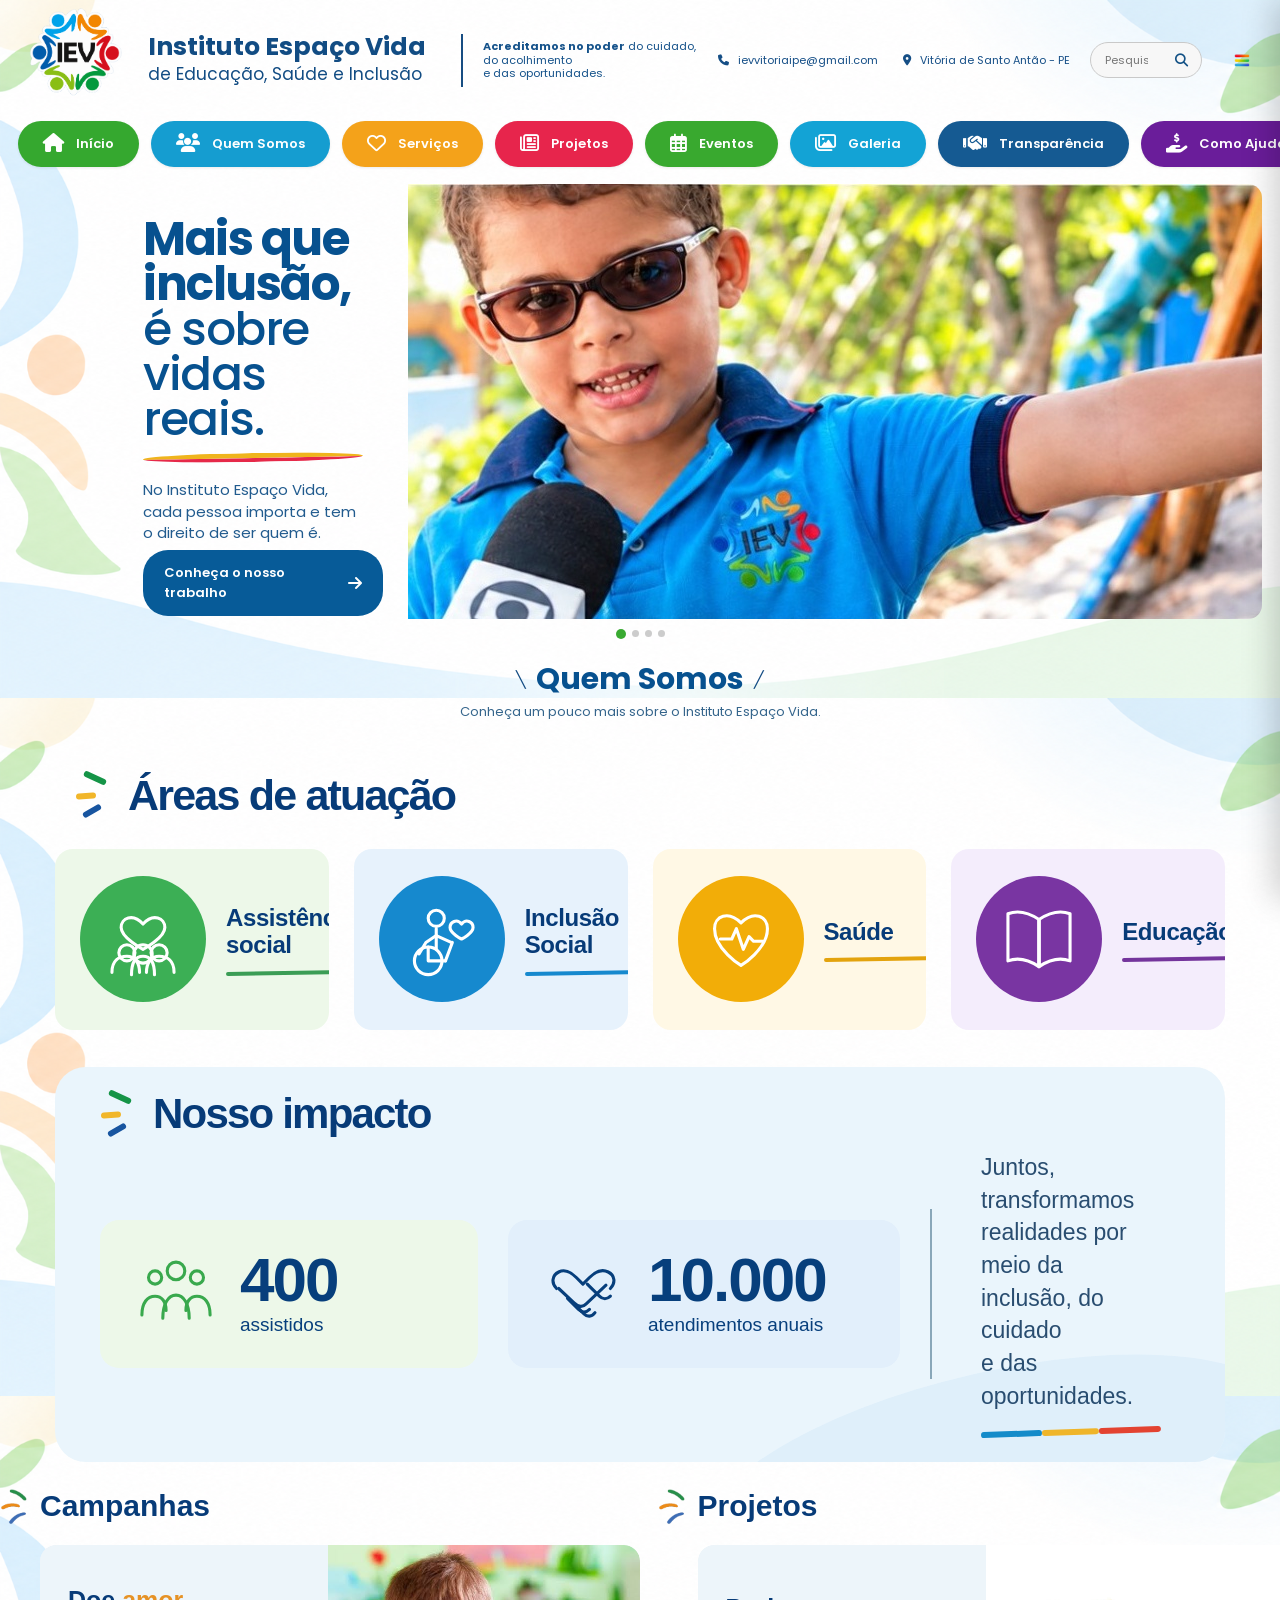
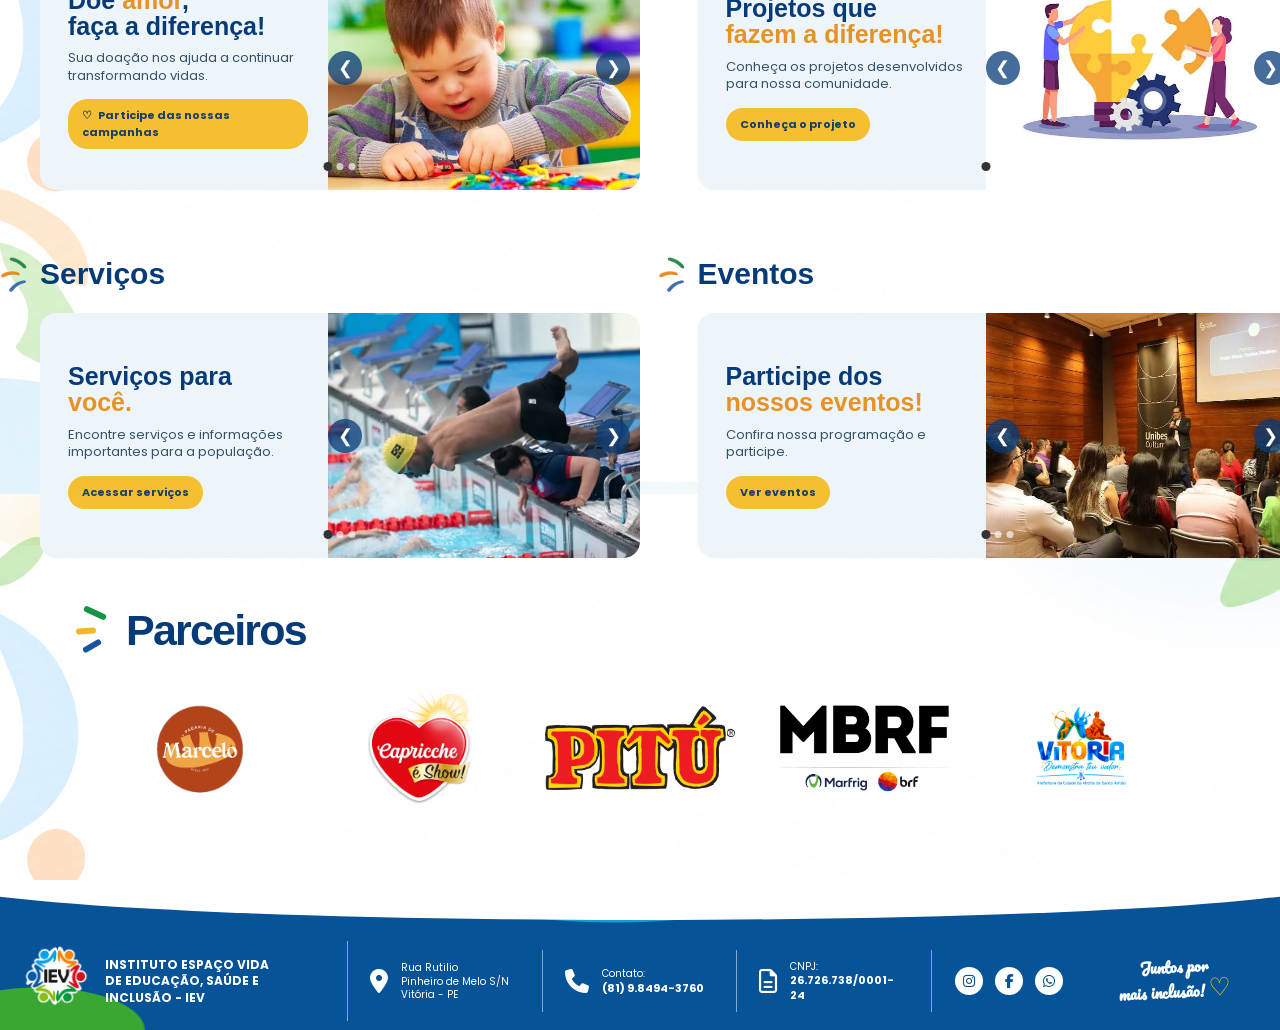
<file: index.html>
<!DOCTYPE html>
<html lang="pt-BR">
<head>
    <meta charset="UTF-8">
    <meta name="viewport" content="width=device-width, initial-scale=1.0">
    <title>IEV | Início</title>
    <link rel="stylesheet" href="Styles/style.css">
    <link rel="preconnect" href="https://fonts.googleapis.com">
    <link rel="preconnect" href="https://fonts.gstatic.com" crossorigin>
    <link href="https://fonts.googleapis.com/css2?family=Poppins:wght@400;500;600;700;800&family=Pacifico&display=swap" rel="stylesheet">
    <link rel="stylesheet" href="https://cdnjs.cloudflare.com/ajax/libs/font-awesome/6.7.2/css/all.min.css">
    <link rel="shortcut icon" href="Assets/Icons/iev-logo.png" type="image/x-icon">
</head>

<body>

<header class="topo">
    <div class="topo-principal container">
        <a href="#" class="marca">
            <img src="Assets/Icons/iev-logo.png" alt="Instituto Espaço Vida">
        </a>

        <div class="instituto">
            <h1>Instituto Espaço Vida</h1>
            <span>de Educação, Saúde e Inclusão</span>
        </div>

        <div class="slogan">
            <strong>Acreditamos no poder</strong>
            do cuidado, do acolhimento<br>
            e das oportunidades.
        </div>

        <div class="contato-topo">
            <span><i class="fa-solid fa-phone"></i> ievvitoriaipe@gmail.com</span>
            <span><i class="fa-solid fa-location-dot"></i> Vitória de Santo Antão - PE</span>
        </div>

        <div class="busca">
            <input type="text" placeholder="Pesquisar no site...">
            <button aria-label="Pesquisar">
                <i class="fa-solid fa-magnifying-glass"></i>
            </button>
        </div>

        <div class="menu-hamburger" id="btnMenu">
            <img src="Assets/Icons/menuHamb.png" alt="Abrir menu">
        </div>
    </div>

    <nav class="menu container">
        <a class="menu-item verde" href="#">
            <i class="fa-solid fa-house"></i> Início
        </a>

        <a class="menu-item azul" href="Pages/quem-somos.html">
            <i class="fa-solid fa-users"></i> Quem Somos
        </a>

        <a class="menu-item laranja" href="Pages/servicos.html">
            <i class="fa-regular fa-heart"></i> Serviços
        </a>

        <a class="menu-item vermelho" href="Pages/projetos.html">
            <i class="fa-regular fa-newspaper"></i> Projetos
        </a>

        <a class="menu-item verde2" href="Pages/eventos.html">
            <i class="fa-regular fa-calendar-days"></i> Eventos
        </a>

        <a class="menu-item azul2" href="Pages/galeria.html">
            <i class="fa-regular fa-images"></i> Galeria
        </a>

        <a class="menu-item azul3" href="Pages/transparencia.html">
            <i class="fa-solid fa-handshake"></i> Transparência
        </a>

        <a class="menu-item roxo" href="Pages/como-ajudar.html">
            <i class="fa-solid fa-hand-holding-dollar"></i> Como Ajudar
        </a>

        <a class="menu-item roxo2" href="Pages/contato.html">
            <i class="fa-regular fa-comments"></i> Contato
        </a>
    </nav>


    <!-- =========================
         BARRA LATERAL
    ========================== -->

    <aside class="barra-lateral" id="barraLateral">

        <button class="fechar-menu" id="btnFecharMenu" aria-label="Fechar menu">
            <i class="fa-solid fa-xmark"></i>
        </button>

        <div class="barra-conteudo">

            <div class="barra-titulo">
                <span>ADMINISTRAÇÃO</span>
            </div>

            <a href="Pages/dashboard.html" class="opcao-intra">
                <i class="fa-solid fa-gauge-high"></i>
                <span>INTRA</span>
            </a>

        </div>

    </aside>

</header>


    <main>

        <section class="hero container">
            <div class="hero-conteudo">
                <div class="hero-texto">
                    <h2>Mais que<br>inclusão,<br><span>é sobre<br>vidas reais.</span></h2>
                    <div class="risco"></div>
                    <p>
                        No Instituto Espaço Vida,<br>
                        cada pessoa importa e tem<br>
                        o direito de ser quem é.
                    </p>
                    <a href="Pages/projetos.html" class="botao-hero">
                        Conheça o nosso trabalho
                        <i class="fa-solid fa-arrow-right"></i>
                    </a>
                </div>
                <div class="hero-imagem">
                    <img
                        id="hero-slide"
                        src="Assets/Img/hero_foto.jpg"
                        alt="Criança participando de atividade do Instituto Espaço Vida">
                    </div>
            </div>
        </section>
        <div class="indicadores" id="hero-indicadores"></div>
        <script src="Script/hero-carousel.js" defer></script>

        <section class="quem-somos">

            <div class="container quem-conteudo">
                <div class="titulo-secao">
                    <span class="linha"></span>
                    <span class="risquinhos">╲</span>
                    <h2>Quem Somos</h2>
                    <span class="risquinhos">╱</span>
                    <span class="linha"></span>
                </div>

                <p>Conheça um pouco mais sobre o Instituto Espaço Vida.</p>
            </div>
        </section>
        
<section class="areas-atuacao">

    <!-- TÍTULO -->
    <div class="areas-titulo">
        <span class="areas-marca" aria-hidden="true">
            <i class="marca-verde"></i>
            <i class="marca-amarela"></i>
            <i class="marca-azul"></i>
        </span>

        <h2>Áreas de atuação</h2>
    </div>


    <!-- ÁREAS -->
    <div class="areas-grid">

        <!-- Assistência Social -->
        <div class="area-card area-verde">
            <div class="area-icone">
                <svg viewBox="0 0 80 80">
                    <!-- coração -->
                    <path d="M40 27
                             C31 17 21 22 21 30
                             C21 39 40 49 40 49
                             C40 49 59 39 59 30
                             C59 22 49 17 40 27Z"/>
                    
                    <!-- pessoas -->
                    <circle cx="26" cy="52" r="7"/>
                    <circle cx="40" cy="53" r="8"/>
                    <circle cx="54" cy="52" r="7"/>

                    <path d="M13 69
                             C13 59 19 55 26 55
                             C33 55 37 61 37 69"/>

                    <path d="M30 71
                             C30 59 34 55 40 55
                             C46 55 50 59 50 71"/>

                    <path d="M43 69
                             C43 61 47 55 54 55
                             C61 55 67 59 67 69"/>
                </svg>
            </div>

            <div class="area-conteudo">
                <h3>Assistência<br>social</h3>
                <span class="area-sublinhado"></span>
            </div>
        </div>


        <!-- Inclusão Social -->
        <div class="area-card area-azul">
            <div class="area-icone">
                <svg viewBox="0 0 80 80">

                    <!-- cabeça -->
                    <circle cx="35" cy="22" r="7"/>

                    <!-- corpo -->
                    <path d="M35 31 L35 49"/>
                    <path d="M35 37 L48 43"/>

                    <!-- braço -->
                    <path d="M35 37 L26 43 L20 53"/>

                    <!-- cadeira -->
                    <circle cx="28" cy="59" r="12"/>
                    <path d="M28 47 L28 59 L43 59"/>
                    <path d="M43 59 L49 43"/>

                    <!-- coração -->
                    <path d="M57 27
                             C53 22 47 25 47 30
                             C47 35 57 40 57 40
                             C57 40 67 35 67 30
                             C67 25 61 22 57 27Z"/>
                </svg>
            </div>

            <div class="area-conteudo">
                <h3>Inclusão<br>Social</h3>
                <span class="area-sublinhado"></span>
            </div>
        </div>


        <!-- Saúde -->
        <div class="area-card area-amarelo">
            <div class="area-icone">
                <svg viewBox="0 0 80 80">
                    <path d="M40 63
                             C40 63 17 49 17 31
                             C17 20 29 15 40 26
                             C51 15 63 20 63 31
                             C63 49 40 63 40 63Z"/>

                    <!-- batimento -->
                    <path d="M22 40
                             H32
                             L36 31
                             L42 49
                             L47 38
                             L51 42
                             H59"/>
                </svg>
            </div>

            <div class="area-conteudo">
                <h3>Saúde</h3>
                <span class="area-sublinhado"></span>
            </div>
        </div>


        <!-- Educação -->
        <div class="area-card area-roxo">
            <div class="area-icone">
                <svg viewBox="0 0 80 80">

                    <!-- livro -->
                    <path d="M13 18
                             C21 15 31 17 40 23
                             V64
                             C31 58 21 56 13 59Z"/>

                    <path d="M67 18
                             C59 15 49 17 40 23
                             V64
                             C49 58 59 56 67 59Z"/>

                    <path d="M40 23V64"/>
                </svg>
            </div>

            <div class="area-conteudo">
                <h3>Educação</h3>
                <span class="area-sublinhado"></span>
            </div>
        </div>

    </div>


    <!-- NOSSO IMPACTO -->
    <div class="impacto">

        <div class="impacto-titulo">
            <span class="areas-marca" aria-hidden="true">
                <i class="marca-verde"></i>
                <i class="marca-amarela"></i>
                <i class="marca-azul"></i>
            </span>

            <h2>Nosso impacto</h2>
        </div>


        <div class="impacto-conteudo">

            <!-- 400 -->
            <div class="impacto-numero impacto-verde">

                <svg class="impacto-icone" viewBox="0 0 80 80">
                    <circle cx="40" cy="19" r="8"/>
                    <circle cx="21" cy="25" r="6"/>
                    <circle cx="59" cy="25" r="6"/>

                    <path d="M28 62
                             C28 49 33 41 40 41
                             C47 41 52 49 52 62"/>

                    <path d="M9 59
                             C9 48 14 42 21 42
                             C27 42 31 47 31 55"/>

                    <path d="M49 55
                             C49 47 53 42 59 42
                             C66 42 71 48 71 59"/>
                </svg>

                <div>
                    <strong>400</strong>
                    <span>assistidos</span>
                </div>

            </div>


            <!-- 10.000 -->
            <div class="impacto-numero impacto-azul">

                <svg class="impacto-icone" viewBox="0 0 80 80">
                    <path d="M15 35
                             C10 30 11 23 17 20
                             C23 17 28 20 33 25
                             L39 31
                             L45 25
                             C50 20 56 17 62 20
                             C68 23 69 30 64 35"/>

                    <path d="M17 35
                             L31 48
                             C35 52 39 52 42 49
                             L60 32"/>

                    <path d="M25 44
                             L35 54
                             C38 57 42 57 45 54"/>

                    <path d="M33 51
                             L40 58
                             C43 61 47 61 50 57"/>

                    <path d="M43 31
                             L54 42
                             C57 45 61 45 64 42"/>
                </svg>

                <div>
                    <strong>10.000</strong>
                    <span>atendimentos anuais</span>
                </div>

            </div>


            <!-- DIVISOR -->
            <div class="impacto-divisor"></div>


            <!-- TEXTO -->
            <div class="impacto-texto">

                <p>
                    Juntos, transformamos<br>
                    realidades por meio da<br>
                    inclusão, do cuidado<br>
                    e das oportunidades.
                </p>

                <div class="impacto-linha">
                    <span class="linha-azul"></span>
                    <span class="linha-amarela"></span>
                    <span class="linha-vermelha"></span>
                </div>

            </div>

        </div>
    </div>

</section>

       <div class="carrosseis-grid">

    <!-- ================= CAMPANHAS ================= -->

    <div class="carrossel-bloco">

        <div class="titulo-campanha">
            <img src="Assets/Icons/detaLogo.png" alt="">
            <h2>Campanhas</h2>
        </div>

        <div class="carrossel-wrapper">

            <div class="carrossel-container" id="carrossel1">

                <!-- SLIDE 1 -->
                <div class="carrossel-slide">

                    <div class="slide-texto">
                        <h3>Doe <span>amor</span>,<br>faça a diferença!</h3>

                        <p>
                            Sua doação nos ajuda a continuar
                            transformando vidas.
                        </p>

                        <a href="#" class="slide-botao">
                            ♡ &nbsp; Participe das nossas campanhas
                        </a>
                    </div>

                    <div class="slide-imagem">
                        <img src="Assets/Img/projeto1.jpeg" alt="Campanha">
                    </div>

                </div>


                <!-- SLIDE 2 -->
                <div class="carrossel-slide">

                    <div class="slide-texto">
                        <h3>Juntos podemos<br><span>transformar vidas!</span></h3>

                        <p>
                            Faça parte das nossas ações
                            e ajude quem precisa.
                        </p>

                        <a href="#" class="slide-botao">
                            Saiba mais
                        </a>
                    </div>

                    <div class="slide-imagem">
                        <img src="Assets/Img/projeto2.jpeg" alt="Campanha">
                    </div>

                </div>


                <!-- SLIDE 3 -->
                <div class="carrossel-slide">

                    <div class="slide-texto">
                        <h3>Uma atitude pode<br><span>mudar tudo.</span></h3>

                        <p>
                            Conheça nossas campanhas
                            e participe.
                        </p>

                        <a href="#" class="slide-botao">
                            Saiba mais
                        </a>
                    </div>

                    <div class="slide-imagem">
                        <img src="Assets/Img/projeto3.jpeg" alt="Campanha">
                    </div>

                </div>

            </div>

            <button class="btn-carrossel prev" id="btnPrev1">&#10094;</button>
            <button class="btn-carrossel next" id="btnNext1">&#10095;</button>

            <div class="carrossel-indicadores" id="indicadores1"></div>

        </div>

    </div>


    <!-- ================= PROJETOS ================= -->

    <div class="carrossel-bloco">

        <div class="titulo-campanha">
            <img src="Assets/Icons/detaLogo.png" alt="">
            <h2>Projetos</h2>
        </div>

        <div class="carrossel-wrapper">

            <div class="carrossel-container" id="carrossel2">

                <div class="carrossel-slide">

                    <div class="slide-texto">
                        <h3>Projetos que<br><span>fazem a diferença!</span></h3>

                        <p>
                            Conheça os projetos desenvolvidos
                            para nossa comunidade.
                        </p>

                        <a href="#" class="slide-botao">
                            Conheça o projeto
                        </a>
                    </div>

                    <div class="slide-imagem">
                        <img src="Assets/Img/projeto4.jpeg" alt="Projeto">
                    </div>

                </div>


                <div class="carrossel-slide">

                    <div class="slide-texto">
                        <h3>Construindo um<br><span>futuro melhor.</span></h3>

                        <p>
                            Nossos projetos levam oportunidades
                            para diferentes áreas.
                        </p>

                        <a href="#" class="slide-botao">
                            Saiba mais
                        </a>
                    </div>

                    <div class="slide-imagem">
                        <img src="Assets/Img/projeto5.jpeg" alt="Projeto">
                    </div>

                </div>


                <div class="carrossel-slide">

                    <div class="slide-texto">
                        <h3>Transformando<br><span>realidades.</span></h3>

                        <p>
                            Veja os resultados dos nossos projetos.
                        </p>

                        <a href="#" class="slide-botao">
                            Saiba mais
                        </a>
                    </div>

                    <div class="slide-imagem">
                        <img src="Assets/Img/projeto6.jpeg" alt="Projeto">
                    </div>

                </div>

            </div>

            <button class="btn-carrossel prev" id="btnPrev2">&#10094;</button>
            <button class="btn-carrossel next" id="btnNext2">&#10095;</button>

            <div class="carrossel-indicadores" id="indicadores2"></div>

        </div>

    </div>


    <!-- ================= SERVIÇOS ================= -->

    <div class="carrossel-bloco">

        <div class="titulo-campanha">
            <img src="Assets/Icons/detaLogo.png" alt="">
            <h2>Serviços</h2>
        </div>

        <div class="carrossel-wrapper">

            <div class="carrossel-container" id="carrossel3">

                <div class="carrossel-slide">

                    <div class="slide-texto">
                        <h3>Serviços para<br><span>você.</span></h3>

                        <p>
                            Encontre serviços e informações
                            importantes para a população.
                        </p>

                        <a href="#" class="slide-botao">
                            Acessar serviços
                        </a>
                    </div>

                    <div class="slide-imagem">
                        <img src="Assets/Img/servico1.jpeg" alt="Serviço">
                    </div>

                </div>


                <div class="carrossel-slide">

                    <div class="slide-texto">
                        <h3>Facilitando o seu<br><span>dia a dia.</span></h3>

                        <p>
                            Consulte os serviços disponíveis
                            para você.
                        </p>

                        <a href="#" class="slide-botao">
                            Saiba mais
                        </a>
                    </div>

                    <div class="slide-imagem">
                        <img src="Assets/Img/servico2.jpeg" alt="Serviço">
                    </div>

                </div>


                <div class="carrossel-slide">

                    <div class="slide-texto">
                        <h3>Informação<br><span>ao seu alcance.</span></h3>

                        <p>
                            Acesse informações e serviços
                            de forma simples.
                        </p>

                        <a href="#" class="slide-botao">
                            Saiba mais
                        </a>
                    </div>

                    <div class="slide-imagem">
                        <img src="Assets/Img/servico3.jpeg" alt="Serviço">
                    </div>

                </div>

            </div>

            <button class="btn-carrossel prev" id="btnPrev3">&#10094;</button>
            <button class="btn-carrossel next" id="btnNext3">&#10095;</button>

            <div class="carrossel-indicadores" id="indicadores3"></div>

        </div>

    </div>


    <!-- ================= EVENTOS ================= -->

    <div class="carrossel-bloco">

        <div class="titulo-campanha">
            <img src="Assets/Icons/detaLogo.png" alt="">
            <h2>Eventos</h2>
        </div>

        <div class="carrossel-wrapper">

            <div class="carrossel-container" id="carrossel4">

                <div class="carrossel-slide">

                    <div class="slide-texto">
                        <h3>Participe dos<br><span>nossos eventos!</span></h3>

                        <p>
                            Confira nossa programação
                            e participe.
                        </p>

                        <a href="#" class="slide-botao">
                            Ver eventos
                        </a>
                    </div>

                    <div class="slide-imagem">
                        <img src="Assets/Img/evento1.jpeg" alt="Evento">
                    </div>

                </div>


                <div class="carrossel-slide">

                    <div class="slide-texto">
                        <h3>Momentos que<br><span>fazem história.</span></h3>

                        <p>
                            Confira os próximos eventos
                            da cidade.
                        </p>

                        <a href="#" class="slide-botao">
                            Saiba mais
                        </a>
                    </div>

                    <div class="slide-imagem">
                        <img src="Assets/Img/evento2.jpeg" alt="Evento">
                    </div>

                </div>


                <div class="carrossel-slide">

                    <div class="slide-texto">
                        <h3>Venha fazer<br><span>parte!</span></h3>

                        <p>
                            Acompanhe nossa agenda
                            de eventos.
                        </p>

                        <a href="#" class="slide-botao">
                            Ver programação
                        </a>
                    </div>

                    <div class="slide-imagem">
                        <img src="Assets/Img/evento3.jpeg" alt="Evento">
                    </div>

                </div>

            </div>

            <button class="btn-carrossel prev" id="btnPrev4">&#10094;</button>
            <button class="btn-carrossel next" id="btnNext4">&#10095;</button>

            <div class="carrossel-indicadores" id="indicadores4"></div>

        </div>

    </div>

</div>
       







<section class="parceiros">

    <div class="parceiros-titulo">
        <span class="parceiros-marca" aria-hidden="true">
            <i class="marca-verde"></i>
            <i class="marca-amarela"></i>
            <i class="marca-azul"></i>
        </span>

    
        <h2>Parceiros</h2>
    </div>

    <div class="parceiros-logos">

        <div class="parceiro-logo">
            <img src="Assets/Icons/logo-marcelo.png" alt="Padaria de Marcelo">
        </div>

        <div class="parceiro-logo">
            <img src="Assets/Icons/carpriche.png" alt="Capricche">
        </div>

        <div class="parceiro-logo">
            <img src="Assets/Icons/pitu.png" alt="Pitú">
        </div>

        <div class="parceiro-logo">
            <img src="Assets/Icons/mbrf.png" alt="MBRF">
        </div>

        <div class="parceiro-logo">
            <img src="Assets/Icons/logo-vitoria.png" alt="Vitória">
        </div>

    </div>

</section>


   


    
</section>

    </main>

    <footer class="rodape">
        <div class="rodape-principal container">

            <div class="footer-marca">
                <img src="Assets/Icons/iev-logo.png" alt="IEV">
                <strong>INSTITUTO ESPAÇO VIDA<br>
                    DE EDUCAÇÃO, SAÚDE E INCLUSÃO - IEV</strong>
            </div>

            <div class="footer-item">
                <i class="fa-solid fa-location-dot"></i>
                <div>
                    <small>Rua Rutilio</small>
                    <small>Pinheiro de Melo S/N</small>
                    <small>Vitória - PE</small>
                </div>
            </div>

            <div class="footer-item">
                <i class="fa-solid fa-phone"></i>
                <div>
                    <small>Contato:</small>
                    <strong>(81) 9.8494-3760</strong>
                </div>
            </div>

            <div class="footer-item">
                <i class="fa-regular fa-file-lines"></i>
                <div>
                    <small>CNPJ:</small>
                    <strong>26.726.738/0001-24</strong>
                </div>
            </div>

            <div class="redes">
                <a href="https://www.instagram.com/espacovidavitoria/" target="_blank"><i class="fa-brands fa-instagram"></i></a>
                <a href="#" target="_blank"><i class="fa-brands fa-facebook-f"></i></a>
                <a href="https://wa.me/5581984943760" target="_blank"><i class="fa-brands fa-whatsapp"></i></a>
            </div>

            <div class="frase-footer">
                <strong>Juntos por<br>mais inclusão!</strong>
                <span>♡</span>
            </div>
        </div>
    </footer>

    <script src="Script/script.js"></script>
    <script src="Script/carrossel.js"></script>

</body>
</html>
</file>
<file: Styles/style.css>
/* =========================
   GERAL
========================= */
* {
    margin: 0;
    padding: 0;
    box-sizing: border-box;
}

:root {
    --azul: #075398;
    --azul-escuro: #07518f;
    --azul-claro: #159ed1;
    --verde: #36a62d;
    --verde-claro: #8bcf48;
    --laranja: #f6a51b;
    --vermelho: #e5264f;
    --roxo: #75439a;
    --branco: #ffffff;
}

body {
    font-family: "Poppins", Arial, sans-serif;

    background-image:
        url('../Assets/Img/IevFundo.png');
        url('../Assets/Img/ievFundo2.png');

    background-size:
        100% auto,
        100% auto;

    background-position:
        top center,
        100% center;

    background-repeat:
        repeat-y,
        repeat-y;

    background-attachment: scroll;

    background-color: #ffffff;

    color: #124b83;
    overflow-x: hidden;
}

h2 {
    text-align: left;
}

.container {
    width: min(1500px, calc(100% - 36px));
    margin: 0 auto;
}

/* =========================
    CABEÇALHO
========================= */


.topo {
    background: transparent;
     position: relative;
    z-index: 10;
}

.topo-principal {
    min-height: 104px;
    display: flex;
    align-items: center;
    gap: 20px;
}

.marca {
    width: 110px;
    flex: 0 0 110px;
}

.marca img {
    display: block;
    width: 100%;
    height: auto;
    mix-blend-mode: multiply;
}

.instituto {
    border-right: 2px solid #174d82;
    padding-right: 28px;
    min-width: 315px;
}

.instituto h1 {
    font-size: 25px;
    line-height: 1.05;
    color: #124c83;
    font-weight: 700;
}

.instituto span {
    font-size: 17px;
    color: #124c83;
}

.slogan {
    font-size: 11px;
    line-height: 1.25;
    color: #15528a;
    min-width: 215px;
}

.slogan strong {
    font-weight: 700;
}

.contato-topo {
    margin-left: auto;
    display: flex;
    align-items: center;
    gap: 25px;
    font-size: 11px;
    color: #164f87;
    white-space: nowrap;
}

.contato-topo i {
    margin-right: 6px;
    color: #154e85;
}

.busca {
    width: 220px;
    height: 36px;
    border: 1px solid #c9c9c9;
    border-radius: 25px;
    display: flex;
    overflow: hidden;
    background: #f7f7f7;
}

.busca input {
    border: 0;
    outline: 0;
    background: transparent;
    padding: 0 14px;
    width: 100%;
    font-family: inherit;
    font-size: 11px;
}

.busca button {
    border: 0;
    background: transparent;
    color: #145286;
    padding: 0 13px;
    cursor: pointer;
}

/* =========================
   MENU
========================= */

.menu {
    display: flex;
    align-items: center;
    justify-content: space-between;
    gap: 12px;
    padding-bottom: 17px;
}

.menu-item {
    height: 46px;
    padding: 0 25px;
    border-radius: 28px;
    color: #fff;
    text-decoration: none;
    display: flex;
    align-items: center;
    justify-content: center;
    gap: 12px;
    font-size: 13px;
    font-weight: 600;
    white-space: nowrap;
    box-shadow: 0 1px 3px rgba(0,0,0,.08);
    transition: transform .2s ease, filter .2s ease;
}

.menu-item:hover {
    transform: translateY(-2px);
    filter: brightness(.96);
}

.menu-item i {
    font-size: 19px;
}

.verde { background: #35a82f; }
.azul { background: #159dd0; }
.laranja { background: #f4a21a; }
.vermelho { background: #e7254c; }
.verde2 { background: #39a92f; }
.azul2 { background: #13a3d5; }
.azul3 { background: #155a92; }
.roxo { background: #6a1d9a; }
.roxo2 { background: #4e1373; }

.menu-hamburger {
    width: 80px;
    height: 80px;
    cursor: pointer;
}

.menu-hamburger img {
    width: 100%;
    height: 100%;
    object-fit: contain;
    display: block;
}

/* =========================
   BARRA LATERAL
========================= */

.barra-lateral {
    position: fixed;
    top: 0;
    right: 0;

    width: 320px;
    height: 100vh;

    background: #ffffff;

    box-shadow: -8px 0 30px rgba(0, 0, 0, 0.18);

    z-index: 9999;

    transform: translateX(100%);
    transition: transform 0.35s ease;

    overflow-y: auto;
}

/* Quando o menu estiver aberto */
.barra-lateral.aberta {
    transform: translateX(0);
}


/* =========================
   BOTÃO FECHAR
========================= */

.fechar-menu {
    position: absolute;

    top: 20px;
    right: 20px;

    width: 50px;
    height: 50px;

    border: none;
    border-radius: 12px;

    background: #075398;
    color: white;

    font-size: 24px;

    cursor: pointer;

    display: flex;
    align-items: center;
    justify-content: center;

    transition: 0.2s ease;
}

.fechar-menu:hover {
    background: #36a62d;
    transform: scale(1.05);
}


/* =========================
   CONTEÚDO
========================= */

.barra-conteudo {
    padding: 95px 25px 30px;
}


/* =========================
   TÍTULO
========================= */

.barra-titulo {
    margin-bottom: 20px;
    padding-bottom: 12px;

    border-bottom: 2px solid #eeeeee;
}

.barra-titulo span {
    font-family: "Poppins", Arial, sans-serif;

    font-size: 14px;
    font-weight: 700;

    color: #075398;

    letter-spacing: 1px;
}


/* =========================
   OPÇÃO INTRA
========================= */

.opcao-intra {
    display: flex;
    align-items: center;
    gap: 15px;

    width: 100%;

    padding: 17px 18px;

    border-radius: 14px;

    background: #075398;

    color: white;

    text-decoration: none;

    font-family: "Poppins", Arial, sans-serif;

    transition: 0.25s ease;

    box-shadow: 0 5px 15px rgba(7, 83, 152, 0.20);
}

.opcao-intra i {
    font-size: 20px;
}

.opcao-intra span {
    font-size: 16px;
    font-weight: 600;
}

.opcao-intra:hover {
    background: #36a62d;

    transform: translateX(-4px);

    box-shadow: 0 7px 18px rgba(54, 166, 45, 0.25);
}


/* =========================
   MOBILE
========================= */

@media (max-width: 600px) {

    .barra-lateral {
        width: 85%;
        max-width: 320px;
    }

}



/* =========================
   PRICIPAL (HERO)
========================= */

.hero {
    border-radius: 14px;
    overflow: hidden;
    height: 435px;
    position: relative;
    background: transparent;
}

.hero-conteudo {
    height: 100%;
    display: flex;
}

.hero-texto {
    width: 29%;
    min-width: 390px;
    position: relative;
    z-index: 2;
    padding: 32px 25px 25px 125px;
    background: transparent;  
}

.hero-texto h2 {
    font-size: 47px;
    line-height: .96;
    font-weight: 700;
    color: #07518f;
    letter-spacing: -1.5px;
}

.hero-texto h2 span {
    font-weight: 500;
}

.risco {
    margin: 12px 0 17px;
    width: 220px;
    height: 8px;
    border-radius: 50%;
    border-top: 5px solid #efb41c;
    border-bottom: 4px solid #e62949;
    transform: rotate(-1deg);
}

.hero-texto p {
    font-size: 15px;
    line-height: 1.42;
    color: #215b8e;
}

.botao-hero {
    margin-top: 7px;
    display: inline-flex;
    align-items: center;
    gap: 22px;
    background: #075b98;
    color: white;
    text-decoration: none;
    padding: 13px 21px;
    border-radius: 25px;
    font-size: 13px;
    font-weight: 600;
}

.botao-hero i {
    font-size: 16px;
}

.hero-imagem {
    flex: 1;
    min-width: 0;
    position: relative;
}

.hero-imagem img {
    width: 100%;
    height: 100%;
    object-fit: cover;
    object-position: center;
    display: block;
}

.indicadores {
    height: 30px;
    display: flex;
    align-items: center;
    justify-content: center;
    gap: 6px;
}

.indicadores span {
    width: 7px;
    height: 7px;
    border-radius: 50%;
    background: #ccc;
}

.indicadores .ativo {
    width: 10px;
    height: 10px;
    background: #39aa31;
}

/* =========================
   PRINCIPAL (QUEM SOMOS)
========================= */

.quem-somos {
    position: relative;
    min-height: 104px;
    overflow: hidden;
    background: transparent;
}

.quem-conteudo {
    position: relative;
    z-index: 2;
    text-align: center;
    padding-top: 8px;
}

.titulo-secao {
    display: flex;
    align-items: center;
    justify-content: center;
    gap: 10px;
}

.titulo-secao h2 {
    font-size: 30px;
    color: #07518f;
    font-weight: 700;
}

.quem-conteudo p {
    margin-top: 0;
    font-size: 13px;
    color: #35658c;
}

.titulo-campanha {
    display: flex;
    align-items: center;
    gap: 10px;
}

.titulo-campanha img {
    width: 40px;
    height: 40px;
    object-fit: contain;
}

.titulo-campanha h2 {
    margin: 0;
}

/* =========================
   RODAPÉ
========================= */

.rodape {
    margin-top: 0;
    min-height: 150px;
    color: #fff;
    background:
        radial-gradient(250px 100px at 3% 100%, #39a832 0 42%, transparent 43%),
        radial-gradient(420px 100px at 48% 0%, #159ed1 0 42%, transparent 43%),
        #075398;
    position: relative;
    overflow: hidden;
}

.rodape::before {
    content: "";
    position: absolute;
    left: -5%;
    right: -5%;
    top: -40px;
    height: 80px;
    background: #fff;
    border-radius: 50%;
}

.rodape-principal {
    position: relative;
    z-index: 2;
    min-height: 150px;
    padding-top: 52px;
    display: grid;
    grid-template-columns: 1.7fr 1fr 1fr 1fr .8fr .9fr;
    align-items: center;
}

.footer-marca,
.footer-item,
.redes {
    min-height: 62px;
    display: flex;
    align-items: center;
}

.footer-marca {
    gap: 14px;
    padding-right: 20px;
    border-right: 1px solid rgba(255,255,255,.5);
}

.footer-marca img {
    width: 85px;
    height: 80px;
    object-fit: cover;
    mix-blend-mode: screen;
}

.footer-marca strong {
    font-size: 12px;
    line-height: 1.35;
}

.footer-item {
    gap: 13px;
    padding: 0 22px;
    border-right: 1px solid rgba(255,255,255,.5);
}

.footer-item > i {
    font-size: 24px;
}

.footer-item small,
.footer-item strong {
    display: block;
    font-size: 10px;
    line-height: 1.35;
}

.footer-item strong {
    font-size: 11px;
}

.redes {
    justify-content: center;
    gap: 12px;
}

.redes a {
    color: #075398;
    background: #fff;
    width: 28px;
    height: 28px;
    border-radius: 50%;
    display: grid;
    place-items: center;
    text-decoration: none;
    font-size: 14px;
}

.frase-footer {
    font-family: "Pacifico", cursive;
    font-size: 15px;
    line-height: 1.1;
    transform: rotate(-3deg);
    text-align: center;
}

.frase-footer span {
    color: #f5c82e;
    font-family: Arial;
    font-size: 25px;
}

/* =========================
   RESPONSIVO
========================= */

@media (max-width: 1250px) {
    .contato-topo {
        display: none;
    }

    .menu-item {
        padding: 0 15px;
        font-size: 11px;
    }

    .hero-texto {
        padding-left: 70px;
    }

    .hero-texto h2 {
        font-size: 40px;
    }

    .rodape-principal {
        grid-template-columns: 1.5fr 1fr 1fr;
        row-gap: 15px;
    }
}


@media (max-width: 900px) {
    .topo-principal {
        flex-wrap: wrap;
        padding: 12px 0;
    }

    .instituto {
        border-right: 0;
        padding-right: 0;
    }

    .slogan {
        display: none;
    }

    .busca {
        margin-left: auto;
    }

    .menu {
        overflow-x: auto;
        justify-content: flex-start;
        padding-bottom: 12px;
    }

    .menu-item {
        flex: 0 0 auto;
    }

    .hero {
        height: auto;
    }

    .hero-conteudo {
        flex-direction: column;
    }

    .hero-texto {
        width: 100%;
        min-width: 0;
        padding: 35px;
    }

    .hero-imagem {
        height: 330px;
    }

    .rodape-principal {
        grid-template-columns: 1fr 1fr;
        padding-bottom: 25px;
    }
}

@media (max-width: 600px) {
    .container {
        width: min(100% - 20px, 1500px);
    }

    .marca {
        width: 75px;
        flex-basis: 75px;
    }

    .instituto h1 {
        font-size: 18px;
    }

    .instituto span {
        font-size: 12px;
    }

    .busca {
        width: 100%;
        order: 5;
    }

    .hero-texto {
        padding: 30px 25px;
    }

    .hero-texto h2 {
        font-size: 38px;
    }

    .hero-imagem {
        height: 250px;
    }

    .titulo-secao h2 {
        font-size: 23px;
    }

    .rodape-principal {
        grid-template-columns: 1fr;
    }

    .footer-marca,
    .footer-item {
        border-right: 0;
        border-bottom: 1px solid rgba(255,255,255,.25);
        padding: 12px 0;
    }
}

/* Reset básico para evitar quebras de layout */
* {
    box-sizing: border-box;
    margin: 0;
    padding: 0;
}

/* Container principal do carrossel */
.carrossel-wrapper {
    position: relative;
    width: 100%;
    max-width: 600px;
    margin: 20px 0 20px 40px;
    overflow: hidden; /* Evita que os botões vazem */
    border-radius: 50px;
}

/* Trilho do carrossel */
.carrossel-container {
    display: flex;
    overflow-x: auto;
    scroll-snap-type: x mandatory;
    scroll-behavior: smooth;
    width: 100%;
    /* Esconde a barra de rolagem */
    -webkit-overflow-scrolling: touch;
    scrollbar-width: none; /* Firefox */
    -ms-overflow-style: none;  /* IE e Edge */
}

.carrossel-container::-webkit-scrollbar {
    display: none; /* Chrome, Safari, Opera */
}

/* Slide individual */
.carrossel-slide {
    flex: 0 0 100%;
    width: 100%;
    scroll-snap-align: start;
}

.carrossel-slide img {
    width: 100%;
    height: auto;
    display: block;
    object-fit: cover;
    pointer-events: none; /* Evita arrastar a imagem em si */
}

/* Botões Anterior e Próximo */
.btn-carrossel {
    position: absolute;
    top: 50%;
    transform: translateY(-50%);
    background: rgba(0, 0, 0, 0.6);
    color: #ffffff;
    border: none;
    font-size: 18px;
    width: 40px;
    height: 40px;
    border-radius: 50%;
    cursor: pointer;
    z-index: 5;
    display: flex;
    align-items: center;
    justify-content: center;
    transition: background 0.2s ease;
}

.btn-carrossel:hover {
    background: rgba(0, 0, 0, 0.9);
    }

.btn-carrossel.prev { left: 10px; }
.btn-carrossel.next { right: 10px; }

/* Indicadores / Bolinhas */
.carrossel-indicadores {
    display: flex;
    justify-content: center;
    gap: 8px;
    padding: 10px 0;
}

.carrossel-indicadores span {
    width: 10px;
    height: 10px;
    border-radius: 50%;
    background-color: #ccc;
    cursor: pointer;
    transition: all 0.3s ease;
}

.carrossel-indicadores span.ativo {
    background-color: #333;
    transform: scale(1.3);
}

/* =========================================
   ÁREAS DE ATUAÇÃO
   ========================================= */

.areas-atuacao {
    width: 100%;
    max-width: 1536px;
    margin: 0 auto;
    padding: 15px 55px 25px;
    font-family: Arial, Helvetica, sans-serif;
    color: #0b3973;
}


/* =========================================
   TÍTULOS
   ========================================= */

.areas-titulo,
.impacto-titulo {
    display: flex;
    align-items: center;
    gap: 18px;
}

.areas-titulo {
    margin-left: 20px;
    margin-bottom: 26px;
}

.areas-titulo h2,
.impacto-titulo h2 {
    margin: 0;
    color: #073b78;
    font-family: "Trebuchet MS", Arial, sans-serif;
    font-size: 43px;
    font-weight: 700;
    letter-spacing: -1.8px;
}


/* =========================================
   MARQUINHA COLORIDA
   ========================================= */

.areas-marca {
    position: relative;
    width: 35px;
    height: 55px;
    display: inline-block;
    flex-shrink: 0;
}

.areas-marca i {
    position: absolute;
    display: block;
    height: 6px;
    border-radius: 100px;
    transform: rotate(25deg);
}

.marca-verde {
    width: 24px;
    background: #159447;
    top: 7px;
    left: 8px;
}

.marca-amarela {
    width: 20px;
    background: #f1b62a;
    top: 25px;
    left: 1px;
    transform: rotate(-4deg) !important;
}

.marca-azul {
    width: 20px;
    background: #1855a0;
    top: 40px;
    left: 7px;
    transform: rotate(-30deg) !important;
}


/* =========================================
   CARDS DAS ÁREAS
   ========================================= */

.areas-grid {
    display: grid;
    grid-template-columns: repeat(4, 1fr);
    gap: 25px;
    width: 100%;
}

.area-card {
    height: 181px;
    border-radius: 18px;
    display: flex;
    align-items: center;
    padding: 19px 25px;
    gap: 20px;
    overflow: hidden;
}


/* Cores de fundo */

.area-verde {
    background: #edf8e9;
}

.area-azul {
    background: #e7f2fc;
}

.area-amarelo {
    background: #fff8e5;
}

.area-roxo {
    background: #f4edfc;
}


/* =========================================
   ÍCONES
   ========================================= */

.area-icone {
    width: 126px;
    height: 126px;
    min-width: 126px;
    border-radius: 50%;
    display: flex;
    align-items: center;
    justify-content: center;
}

.area-icone svg {
    width: 92px;
    height: 92px;
    fill: none;
    stroke: white;
    stroke-width: 2.7;
    stroke-linecap: round;
    stroke-linejoin: round;
}

.area-verde .area-icone {
    background: #3caf55;
}

.area-azul .area-icone {
    background: #1689ce;
}

.area-amarelo .area-icone {
    background: #f2ad08;
}

.area-roxo .area-icone {
    background: #7935a2;
}


/* =========================================
   TEXTO DOS CARDS
   ========================================= */

.area-conteudo {
    display: flex;
    flex-direction: column;
    align-items: flex-start;
    justify-content: center;
}

.area-conteudo h3 {
    margin: 0;
    color: #073b78;
    font-size: 24px;
    line-height: 1.15;
    font-weight: 700;
    letter-spacing: -0.4px;
}

.area-sublinhado {
    display: block;
    width: 112px;
    height: 4px;
    margin-top: 12px;
    border-radius: 100px;
    transform: rotate(-1deg);
}

.area-verde .area-sublinhado {
    background: #3b9d55;
}

.area-azul .area-sublinhado {
    background: #1689ce;
}

.area-amarelo .area-sublinhado {
    background: #e3a30d;
}

.area-roxo .area-sublinhado {
    background: #74359c;
}


/* =========================================
   NOSSO IMPACTO
   ========================================= */

.impacto {
    position: relative;
    width: 100%;
    min-height: 285px;
    margin-top: 37px;
    padding: 20px 45px 25px;
    border-radius: 31px;
    background: #eaf5fc;
    overflow: hidden;
}


/* pequeno degradê no canto inferior direito */

.impacto::after {
    content: "";
    position: absolute;
    right: -70px;
    bottom: -120px;
    width: 600px;
    height: 210px;
    background: #dceefa;
    transform: rotate(-13deg);
    border-radius: 50%;
    opacity: .8;
}


/* título */

.impacto-titulo {
    position: relative;
    z-index: 2;
    margin-bottom: 9px;
}

.impacto-titulo h2 {
    font-size: 42px;
}


/* =========================================
   CONTEÚDO DO IMPACTO
   ========================================= */

.impacto-conteudo {
    position: relative;
    z-index: 2;

    display: grid;
    grid-template-columns: 378px 392px 1px 1fr;
    align-items: center;

    column-gap: 30px;
}


/* =========================================
   CARDS DOS NÚMEROS
   ========================================= */

.impacto-numero {
    height: 148px;
    border-radius: 19px;

    display: flex;
    align-items: center;

    padding: 15px 32px;
    gap: 20px;
}

.impacto-verde {
    background: #edf8e9;
}

.impacto-azul {
    background: #e2effb;
}


.impacto-icone {
    width: 88px;
    height: 88px;
    min-width: 88px;

    fill: none;
    stroke-width: 2.8;
    stroke-linecap: round;
    stroke-linejoin: round;
}

.impacto-verde .impacto-icone {
    stroke: #39a94d;
}

.impacto-azul .impacto-icone {
    stroke: #073f7c;
}


.impacto-numero strong {
    display: block;
    color: #073f7c;
    font-size: 62px;
    line-height: .9;
    font-weight: 700;
    letter-spacing: -2px;
}

.impacto-numero span {
    display: block;
    color: #073f7c;
    font-size: 19px;
    margin-top: 6px;
    white-space: nowrap;
}


/* =========================================
   DIVISOR
   ========================================= */

.impacto-divisor {
    height: 170px;
    width: 2px;
    background: #7194a9;
    opacity: .8;
}


/* =========================================
   TEXTO LATERAL
   ========================================= */

.impacto-texto {
    padding-left: 20px;
}

.impacto-texto p {
    margin: 0;
    color: #294d70;
    font-size: 23px;
    line-height: 1.42;
    font-weight: 400;
}


/* =========================================
   LINHAS COLORIDAS
   ========================================= */

.impacto-linha {
    position: relative;
    display: flex;
    width: 180px;
    height: 8px;
    margin-top: 17px;
    margin-left: 0;
    transform: rotate(-2deg);
}

.impacto-linha span {
    display: block;
    height: 6px;
    border-radius: 100px;
}

.linha-azul {
    width: 62px;
    background: #148bc9;
}

.linha-amarela {
    width: 57px;
    background: #efb52a;
}

.linha-vermelha {
    width: 63px;
    background: #e34331;
}


/* =========================================
   RESPONSIVIDADE
   ========================================= */

@media (max-width: 1200px) {

    .areas-atuacao {
        padding-left: 30px;
        padding-right: 30px;
    }

    .area-card {
        padding: 15px;
        gap: 12px;
    }

    .area-icone {
        width: 100px;
        height: 100px;
        min-width: 100px;
    }

    .area-icone svg {
        width: 75px;
        height: 75px;
    }

    .area-conteudo h3 {
        font-size: 20px;
    }

    .impacto-conteudo {
        grid-template-columns:
            minmax(260px, 1fr)
            minmax(280px, 1fr)
            1px
            minmax(250px, 1fr);
        gap: 20px;
    }

    .impacto-numero {
        padding: 12px 18px;
    }

    .impacto-numero strong {
        font-size: 48px;
    }
}


@media (max-width: 900px) {

    .areas-titulo h2,
    .impacto-titulo h2 {
        font-size: 36px;
    }

    .areas-grid {
        grid-template-columns: repeat(2, 1fr);
    }

    .impacto {
        padding: 25px;
    }

    .impacto-conteudo {
        grid-template-columns: 1fr 1fr;
    }

    .impacto-divisor {
        display: none;
    }

    .impacto-texto {
        grid-column: 1 / -1;
        padding: 20px 0 0;
    }
}


@media (max-width: 600px) {

    .areas-atuacao {
        padding: 15px 16px 30px;
    }

    .areas-titulo {
        margin-left: 0;
        margin-bottom: 20px;
        gap: 8px;
    }

    .areas-titulo h2,
    .impacto-titulo h2 {
        font-size: 30px;
        letter-spacing: -1px;
    }

    .areas-marca {
        transform: scale(.75);
        transform-origin: left center;
        width: 28px;
    }

    .areas-grid {
        grid-template-columns: 1fr;
        gap: 14px;
    }

    .area-card {
        height: 145px;
        padding: 12px 20px;
        border-radius: 16px;
    }

    .area-icone {
        width: 105px;
        height: 105px;
        min-width: 105px;
    }

    .area-icone svg {
        width: 78px;
        height: 78px;
    }

    .area-conteudo h3 {
        font-size: 20px;
    }

    .area-sublinhado {
        width: 90px;
        margin-top: 8px;
    }

    .impacto {
        margin-top: 25px;
        padding: 20px 15px;
        border-radius: 22px;
    }

    .impacto-titulo {
        gap: 5px;
        margin-bottom: 15px;
    }

    .impacto-conteudo {
        display: flex;
        flex-direction: column;
        gap: 14px;
    }

    .impacto-numero {
        width: 100%;
        height: 120px;
        padding: 12px 20px;
    }

    .impacto-icone {
        width: 70px;
        height: 70px;
        min-width: 70px;
    }

    .impacto-numero strong {
        font-size: 45px;
    }

    .impacto-numero span {
        font-size: 16px;
    }

    .impacto-texto {
        padding-top: 8px;
    }

    .impacto-texto p {
        font-size: 18px;
    }

    .impacto-linha {
        margin-top: 12px;
    }
}

.carrosseis-grid {
    display: grid;
    grid-template-columns: repeat(2, minmax(0, 1fr));
    gap: 45px 35px;
    width: 100%;
}

.carrossel-bloco {
    width: 100%;
    min-width: 0;
}

.titulo-campanha {
    display: flex;
    align-items: center;
    gap: 12px;
    margin-bottom: 15px;
}

.titulo-campanha img {
    width: 35px;
    height: auto;
}

.titulo-campanha h2 {
    margin: 0;
}


/* O carrossel ocupa toda a largura do bloco */

.carrossel-wrapper {
    width: 100%;
}


/* Evita que a imagem ultrapasse o bloco */

.carrossel-container {
    width: 100%;
}

.carrossel-slide {
    width: 100%;
}

.carrossel-slide img {
    width: 100%;
    display: block;
    object-fit: cover;
}


/* Celular */

@media (max-width: 768px) {

    .carrosseis-grid {
        grid-template-columns: 1fr;
        gap: 35px;
    }

}

<!--CARROSs>

/* =========================================
   GRID DOS 4 CARROSSÉIS
   ========================================= */

.carrosseis-grid {
    width: 100%;
    max-width: 1400px;
    margin:  auto;

    display: grid;
    grid-template-columns: repeat(2, minmax(0, 1fr));

    gap: 40px 30px;
}


/* =========================================
   CADA BLOCO
   ========================================= */

.carrossel-bloco {
    width: 100%;
    min-width: 0;
}


/* =========================================
   TÍTULO
   ========================================= */

.titulo-campanha {
    display: flex;
    align-items: center;
    gap: 10px;

    margin-bottom: 12px;
}

.titulo-campanha img {
    width: 30px;
    height: auto;
}

.titulo-campanha h2 {
    margin: 0;

    color: #073b78;

    font-family: "Trebuchet MS", Arial, sans-serif;

    font-size: 30px;
    font-weight: 700;
}


/* =========================================
   ÁREA DO CARROSSEL
   ========================================= */

.carrossel-wrapper {
    position: relative;

    width: 100%;

    overflow: hidden;

    border-radius: 16px;
}


/* =========================================
   CONTAINER
   ========================================= */

.carrossel-container {
    display: flex;

    width: 100%;

    transition: transform .5s ease;
}


/* =========================================
   SLIDE
   ========================================= */

.carrossel-slide {

    min-width: 100%;
    width: 100%;

    height: 245px;

    display: flex;

    background: #eef5f8;

    overflow: hidden;

    border-radius: 16px;
}


/* =========================================
   TEXTO
   ========================================= */

.slide-texto {

    width: 48%;

    padding: 25px 20px 25px 28px;

    display: flex;
    flex-direction: column;
    justify-content: center;
    align-items: flex-start;

    background: #edf5fa;

    z-index: 2;
}


.slide-texto h3 {

    margin: 0 0 10px;

    color: #073b78;

    font-family: "Trebuchet MS", Arial, sans-serif;

    font-size: 25px;

    line-height: 1.05;

    font-weight: 700;
}


.slide-texto h3 span {

    color: #e69225;

    font-family: "Trebuchet MS", Arial, sans-serif;
}


.slide-texto p {

    margin: 0 0 15px;

    max-width: 240px;

    color: #34526c;

    font-size: 13px;

    line-height: 1.35;
}


/* =========================================
   BOTÃO
   ========================================= */

.slide-botao {

    display: inline-flex;

    align-items: center;

    padding: 8px 14px;

    border-radius: 20px;

    background: #f5bf32;

    color: #173d6c;

    font-size: 11px;

    font-weight: 700;

    text-decoration: none;

    transition: .2s;
}


.slide-botao:hover {

    transform: translateY(-2px);

    filter: brightness(.95);
}


/* =========================================
   IMAGEM
   ========================================= */

.slide-imagem {

    width: 52%;

    height: 100%;

    overflow: hidden;
}


.slide-imagem img {

    width: 100%;
    height: 100%;

    display: block;

    object-fit: cover;

    object-position: center;
}


/* =========================================
   BOTÕES DO CARROSSEL
   ========================================= */

.btn-carrossel {

    position: absolute;

    top: 50%;

    transform: translateY(-50%);

    z-index: 5;

    width: 34px;
    height: 34px;

    border: none;

    border-radius: 50%;

    background: rgba(7, 59, 120, .75);

    color: white;

    cursor: pointer;

    display: flex;

    align-items: center;
    justify-content: center;

    font-size: 18px;

    transition: .2s;
}


.btn-carrossel:hover {

    background: #073b78;

    transform: translateY(-50%) scale(1.05);
}


.btn-carrossel.prev {

    left: 48%;
}


.btn-carrossel.next {

    right: 10px;
}


/* =========================================
   INDICADORES
   ========================================= */

.carrossel-indicadores {

    position: absolute;

    bottom: 10px;

    left: 50%;

    transform: translateX(-50%);

    display: flex;

    gap: 5px;

    z-index: 10;
}


.carrossel-indicadores span {

    width: 7px;
    height: 7px;

    border-radius: 50%;

    background: rgba(255,255,255,.65);

    cursor: pointer;
}


.carrossel-indicadores span.active {

    width: 20px;

    border-radius: 10px;

    background: #f2b52b;
}


/* =========================================
   RESPONSIVO
   ========================================= */

@media (max-width: 900px) {

    .carrosseis-grid {

        grid-template-columns: 1fr 1fr;

        gap: 25px 18px;
    }


    .carrossel-slide {

        height: 220px;
    }


    .slide-texto {

        padding: 18px;
    }


    .slide-texto h3 {

        font-size: 21px;
    }


    .slide-texto p {

        font-size: 11px;
    }

}


@media (max-width: 650px) {

    .carrosseis-grid {

        grid-template-columns: 1fr;

        gap: 30px;
    }


    .carrossel-slide {

        height: 230px;
    }


    .slide-texto {

        width: 50%;

        padding: 18px;
    }


    .slide-imagem {

        width: 50%;
    }


    .slide-texto h3 {

        font-size: 21px;
    }

}
/* =========================================
   PARCEIROS
   ========================================= */

.parceiros {
    width: 100%;
    max-width: 1536px;
    margin: 0 auto;
    padding: 25px 55px 45px;
    background: transparent;
    position: relative;
}


/* =========================================
   TÍTULO
   ========================================= */

.parceiros-titulo {
    display: flex;
    align-items: center;
    gap: 16px;
    margin-left: 20px;
    margin-bottom: 12px;
}

.parceiros-titulo h2 {
    margin: 0;
    color: #073b78;
    font-family: "Trebuchet MS", Arial, sans-serif;
    font-size: 43px;
    font-weight: 700;
    letter-spacing: -1.8px;
}


/* =========================================
   MARQUINHA COLORIDA
   ========================================= */

.parceiros-marca {
    position: relative;
    width: 35px;
    height: 55px;
    display: inline-block;
    flex-shrink: 0;
}

.parceiros-marca i {
    position: absolute;
    display: block;
    height: 6px;
    border-radius: 100px;
}

.parceiros-marca .marca-verde {
    width: 24px;
    background: #159447;
    top: 7px;
    left: 8px;
    transform: rotate(25deg);
}

.parceiros-marca .marca-amarela {
    width: 20px;
    background: #f1b62a;
    top: 25px;
    left: 1px;
    transform: rotate(-4deg);
}

.parceiros-marca .marca-azul {
    width: 20px;
    background: #1855a0;
    top: 40px;
    left: 7px;
    transform: rotate(-30deg);
}


/* =========================================
   LOGOS DOS PARCEIROS
   ========================================= */

.parceiros-logos {
    width: 100%;

    display: grid;
    grid-template-columns:
        repeat(5, 1fr);

    align-items: center;
    justify-items: center;

    min-height: 165px;

    padding: 5px 35px 15px;
}


.parceiro-logo {
    width: 100%;
    height: 130px;

    display: flex;
    align-items: center;
    justify-content: center;
}

.parceiro-logo img {
    display: block;

    max-width: 190px;
    max-height: 115px;

    width: auto;
    height: auto;

    object-fit: contain;
}

/* =========================================
   RESPONSIVIDADE
   ========================================= */

@media (max-width: 1000px) {

    .parceiros {
        padding-left: 30px;
        padding-right: 30px;
    }

    .parceiros-logos {
        padding-left: 10px;
        padding-right: 10px;
    }

    .parceiro-logo img {
        max-width: 150px;
        max-height: 95px;
    }

    
}


@media (max-width: 700px) {

    .parceiros {
        padding: 20px 20px 35px;
    }

    .parceiros-titulo {
        margin-left: 0;
        gap: 8px;
    }

    .parceiros-titulo h2 {
        font-size: 32px;
    }

    .parceiros-logos {
        grid-template-columns: repeat(2, 1fr);
        gap: 15px;
        min-height: auto;
    }

    .parceiro-logo {
        height: 100px;
    }

    .parceiro-logo img {
        max-width: 135px;
        max-height: 80px;
    }

   

}


@media (max-width: 450px) {

    .parceiros-titulo h2 {
        font-size: 28px;
    }

    .parceiros-logos {
        grid-template-columns: 1fr 1fr;
        gap: 5px;
    }

    .parceiro-logo {
        height: 85px;
    }

    .parceiro-logo img {
        max-width: 115px;
        max-height: 70px;
    }

}
</file>
